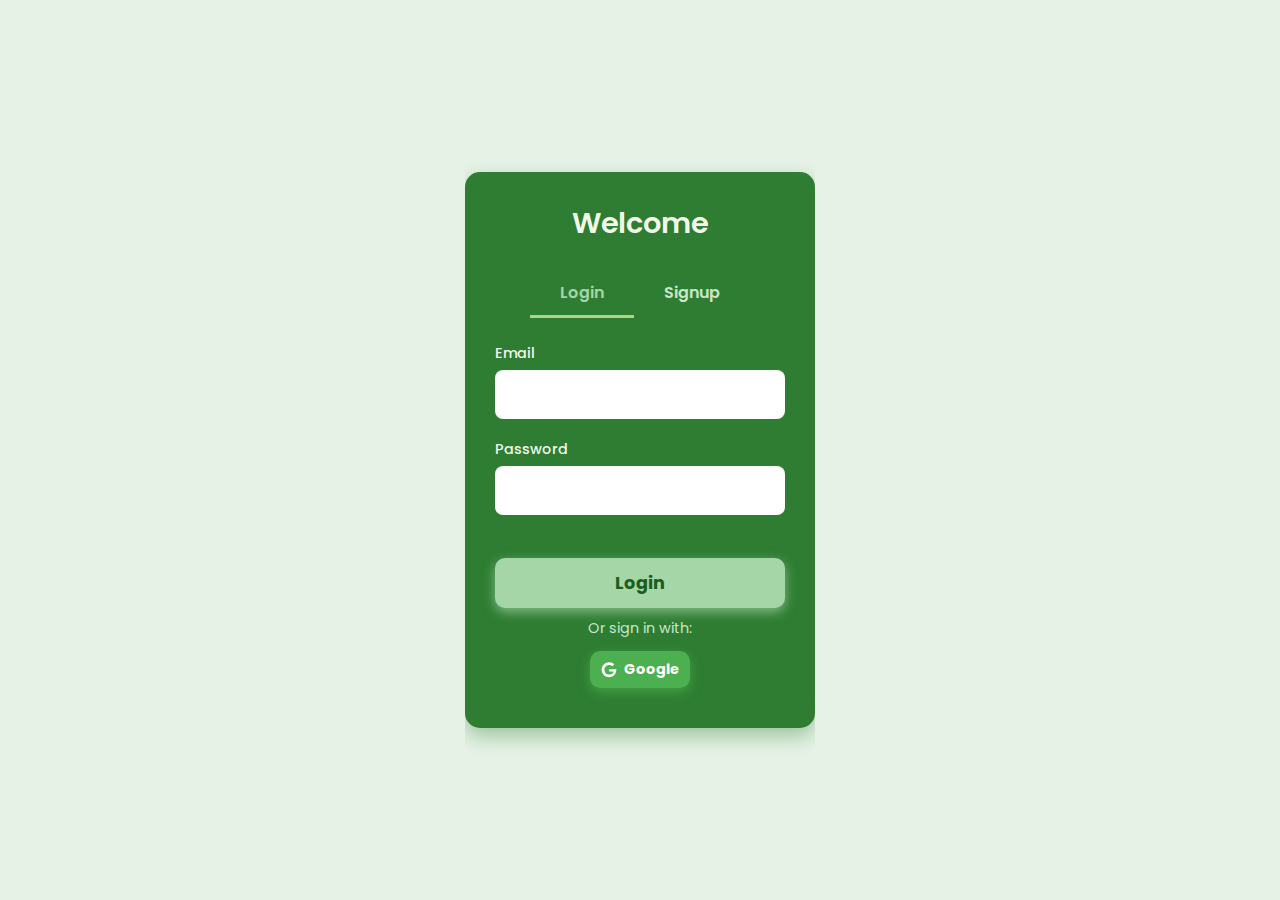
<file: a.html>
<!DOCTYPE html>
<html lang="en">
<head>
  <meta charset="UTF-8" />
  <meta name="viewport" content="width=device-width, initial-scale=1.0" />
  <title>Login & Signup</title>
<style>
  @import url('https://fonts.googleapis.com/css2?family=Poppins:wght@400;600&display=swap');

  /* Reset */
  * {
    box-sizing: border-box;
    margin: 0;
    padding: 0;
    font-family: 'Poppins', sans-serif;
  }

  body, html {
    height: 100%;
    background: #e6f2e6;
    display: flex;
    align-items: center;
    justify-content: center;
    overflow: hidden; /* no scroll */
  }

  .container {
    background: #2e7d32;
    width: 350px;
    max-height: 600px;
    padding: 30px 30px 40px;
    border-radius: 15px;
    box-shadow: 0 8px 20px rgba(46,125,50,0.4);
    color: #f1f8e9;
    display: flex;
    flex-direction: column;
    position: relative;
  }

  h2 {
    font-weight: 600;
    font-size: 1.8rem;
    margin-bottom: 25px;
    user-select: none;
    text-align: center;
  }

  .toggle-tabs {
    display: flex;
    justify-content: center;
    margin-bottom: 25px;
  }

  .toggle-tabs button {
    background: transparent;
    border: none;
    color: #c8e6c9;
    font-weight: 600;
    font-size: 1rem;
    padding: 10px 30px;
    cursor: pointer;
    border-bottom: 3px solid transparent;
    transition: border-color 0.3s ease, color 0.3s ease;
    user-select: none;
  }

  .toggle-tabs button.active {
    color: #a5d6a7;
    border-color: #aed581;
  }

  form {
    display: none;
    flex-direction: column;
    flex-grow: 1;
  }

  form.active {
    display: flex;
  }

  label {
    font-weight: 500;
    margin-bottom: 6px;
    font-size: 0.9rem;
  }

  input[type="text"],
  input[type="email"],
  input[type="password"] {
    padding: 12px 15px;
    border-radius: 8px;
    border: none;
    font-size: 1rem;
    margin-bottom: 20px;
    outline: none;
    transition: background-color 0.3s ease;
  }

  input[type="text"]:focus,
  input[type="email"]:focus,
  input[type="password"]:focus {
    background-color: #aed581;
    color: #1b5e20;
    font-weight: 600;
  }

  button.submit-btn {
    background-color: #a5d6a7;
    color: #1b5e20;
    border: none;
    padding: 12px 0;
    border-radius: 10px;
    font-weight: 700;
    font-size: 1.1rem;
    cursor: pointer;
    transition: background-color 0.3s ease;
    user-select: none;
    box-shadow: 0 4px 12px rgba(165, 214, 167, 0.7);
  }

  button.submit-btn:hover {
    background-color: #81c784;
  }

  /* Info message */
  .info-message {
    font-size: 0.9rem;
    color: #c8e6c9;
    margin-top: -15px;
    margin-bottom: 20px;
    min-height: 18px;
    user-select: none;
  }

  /* Additional login methods container */
  .additional-login {
    margin-top: 10px;
    text-align: center;
  }

  .additional-login p {
    font-size: 0.9rem;
    color: #c8e6c9;
    user-select: none;
    margin-bottom: 12px;
  }

  .social-buttons {
    display: flex;
    justify-content: center;
    gap: 15px;
  }

  .social-btn {
    background-color: #4caf50;
    border-radius: 10px;
    padding: 8px 0;
    width: 100px;
    color: white;
    font-weight: 700;
    font-size: 0.9rem;
    cursor: pointer;
    box-shadow: 0 4px 12px rgba(76,175,80,0.7);
    border: none;
    display: flex;
    align-items: center;
    justify-content: center;
    gap: 6px;
    transition: background-color 0.3s ease;
    user-select: none;
  }

  .social-btn:hover {
    background-color: #388e3c;
  }

  /* Using simple icons from SVG inline */
  .social-icon {
    height: 18px;
    width: 18px;
    fill: white;
  }

  /* Responsive adjustments */
  @media (max-height: 600px) {
    .container {
      height: 100%;
      max-height: none;
      overflow-y: auto;
      -webkit-overflow-scrolling: touch;
    }
  }

  @media (max-width: 400px) {
    .container {
      width: 95vw;
      padding: 25px 20px 35px;
    }
    h2 {
      font-size: 1.5rem;
    }
    .toggle-tabs button {
      padding: 8px 15px;
      font-size: 0.9rem;
    }
    .social-btn {
      width: 85px;
      font-size: 0.8rem;
      padding: 7px 0;
      gap: 4px;
    }
  }
</style>
</head>
<body>
  <div class="container" id="auth-container">
    <h2>Welcome</h2>
    <div class="toggle-tabs">
      <button id="login-tab" class="active" aria-selected="true">Login</button>
      <button id="signup-tab" aria-selected="false">Signup</button>
    </div>

    <!-- Login Form -->
    <form id="login-form" class="active">
      <label for="login-email">Email</label>
      <input type="email" id="login-email" name="login-email" required />
      <label for="login-password">Password</label>
      <input type="password" id="login-password" name="login-password" required />
      <div class="info-message" id="login-info"></div>
      <button type="submit" class="submit-btn">Login</button>
    </form>

    <!-- Signup Form -->
    <form id="signup-form">
      <label for="signup-name">Full Name</label>
      <input type="text" id="signup-name" name="signup-name" required />
      <label for="signup-email">Email</label>
      <input type="email" id="signup-email" name="signup-email" required />
      <label for="signup-password">Password</label>
      <input type="password" id="signup-password" name="signup-password" required />
      <div class="info-message" id="signup-info"></div>
      <button type="submit" class="submit-btn">Create Account</button>
    </form>

    <div class="additional-login">
      <p>Or sign in with:</p>
      <div class="social-buttons">
        <button class="social-btn">
          <!-- Replace with icon if desired -->
          <svg class="social-icon" xmlns="http://www.w3.org/2000/svg" viewBox="0 0 24 24">
            <path d="M21.35 11.1h-9.17v2.92h5.78c-.25 1.37-1.45 4.02-5.78 4.02-3.48 0-6.32-2.86-6.32-6.38s2.84-6.38 6.32-6.38c1.99 0 3.32.86 4.08 1.6l2.8-2.7C17.6 2.63 15.14 1.5 12.18 1.5 6.7 1.5 2.2 6 2.2 11.5s4.5 10 9.98 10c5.75 0 9.54-4.03 9.54-9.74 0-.76-.07-1.34-.18-1.66z"/>
          </svg>
          Google
        </button>
      </div>
    </div>
  </div>

  <script>
    (function(){
      const loginTab = document.getElementById('login-tab');
      const signupTab = document.getElementById('signup-tab');
      const loginForm = document.getElementById('login-form');
      const signupForm = document.getElementById('signup-form');
      const loginInfo = document.getElementById('login-info');
      const signupInfo = document.getElementById('signup-info');

      function activateLogin() {
        loginTab.classList.add('active');
        loginTab.setAttribute('aria-selected', 'true');
        loginTab.tabIndex = 0;
        signupTab.classList.remove('active');
        signupTab.setAttribute('aria-selected', 'false');
        signupTab.tabIndex = -1;
        loginForm.classList.add('active');
        signupForm.classList.remove('active');
      }

      function activateSignup() {
        signupTab.classList.add('active');
        signupTab.setAttribute('aria-selected', 'true');
        signupTab.tabIndex = 0;
        loginTab.classList.remove('active');
        loginTab.setAttribute('aria-selected', 'false');
        loginTab.tabIndex = -1;
        signupForm.classList.add('active');
        loginForm.classList.remove('active');
      }

      function clearMessages() {
        loginInfo.textContent = '';
        signupInfo.textContent = '';
      }

      function validateEmail(email) {
        const re = /\S+@\S+\.\S+/;
        return re.test(email);
      }

      loginTab.addEventListener('click', () => {
        activateLogin();
        clearMessages();
      });

      signupTab.addEventListener('click', () => {
        activateSignup();
        clearMessages();
      });

      // Signup form submit
      signupForm.addEventListener('submit', function(e) {
        e.preventDefault();
        clearMessages();

        const name = document.getElementById('signup-name').value.trim();
        const email = document.getElementById('signup-email').value.trim().toLowerCase();
        const password = document.getElementById('signup-password').value;

        if (!name || !email || !password) {
          signupInfo.textContent = 'Please fill in all fields.';
          return;
        }

        if (!validateEmail(email)) {
          signupInfo.textContent = 'Please enter a valid email address.';
          return;
        }

        // Check if user exists
        if (localStorage.getItem('user_' + email)) {
          signupInfo.textContent = 'An account with this email already exists.';
          return;
        }

        // Save user
        const userData = {
          name,
          email,
          password // NOTE: In production, NEVER store passwords in plain text!
        };
        localStorage.setItem('user_' + email, JSON.stringify(userData));
        signupInfo.style.color = '#a5d6a7';
        signupInfo.textContent = 'Account created successfully! You can now log in.';

        // Clear signup inputs
        signupForm.reset();

        // Automatically switch to login tab after short delay
        setTimeout(() => {
          activateLogin();
          clearMessages();
        }, 1500);
      });

      // Login form submit
      loginForm.addEventListener('submit', function(e) {
        e.preventDefault();
        clearMessages();

        const email = document.getElementById('login-email').value.trim().toLowerCase();
        const password = document.getElementById('login-password').value;

        if (!email || !password) {
          loginInfo.textContent = 'Please fill in all fields.';
          return;
        }

        if (!validateEmail(email)) {
          loginInfo.textContent = 'Please enter a valid email address.';
          return;
        }

        const storedUserJSON = localStorage.getItem('user_' + email);
        if (!storedUserJSON) {
          loginInfo.textContent = 'No account found with this email.';
          return;
        }

        const storedUser = JSON.parse(storedUserJSON);

        if (storedUser.password !== password) {
          loginInfo.textContent = 'Incorrect password.';
          return;
        }

        // Success: redirect or show message
        loginInfo.style.color = '#a5d6a7';
        loginInfo.textContent = 'Login successful! Redirecting...';

        // Set logged-in user in localStorage for header display
        localStorage.setItem('user', JSON.stringify({ email }));

        // Simulate redirect after 1 second
        setTimeout(() => {
          window.location.href = 'index.html'; // Change as needed
        }, 1000);
      });

    })();
  </script>
</body>
</html>
</file>
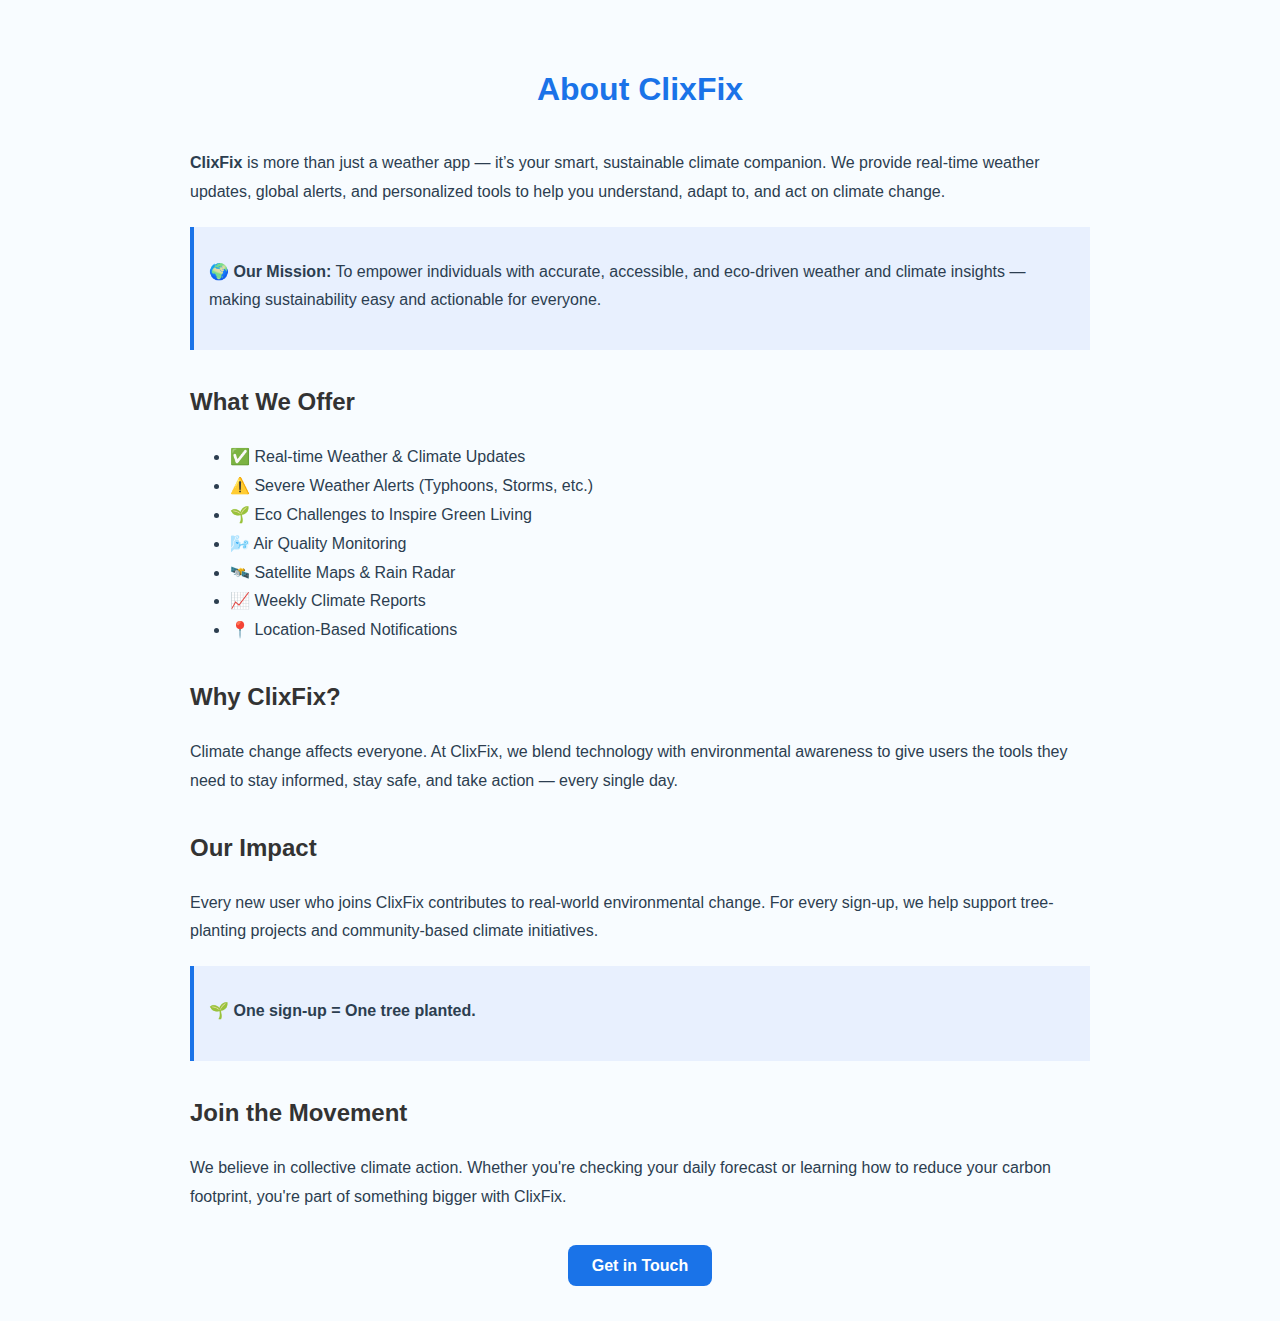
<file: about us.html>
<!DOCTYPE html>
<html lang="en">
<head>
  <meta charset="UTF-8" />
  <meta name="viewport" content="width=device-width, initial-scale=1.0"/>
  <title>About Us | ClixFix</title>
  <style>
    body {
      font-family: 'Segoe UI', Tahoma, Geneva, Verdana, sans-serif;
      line-height: 1.8;
      background: #f8fcff;
      color: #2c3e50;
      padding: 40px;
      max-width: 900px;
      margin: auto;
    }

    h1 {
      color: #1a73e8;
      text-align: center;
      margin-bottom: 30px;
    }

    h2 {
      color: #333;
      margin-top: 30px;
    }

    p {
      margin-bottom: 20px;
    }

    .highlight {
      background-color: #e8f0fe;
      padding: 15px;
      border-left: 4px solid #1a73e8;
      margin: 20px 0;
    }

    .cta {
      text-align: center;
      margin-top: 40px;
    }

    .cta a {
      background: #1a73e8;
      color: white;
      padding: 12px 24px;
      text-decoration: none;
      border-radius: 8px;
      font-weight: bold;
    }

    .cta a:hover {
      background: #155cc0;
    }
  </style>
</head>
<body>
  <h1>About ClixFix</h1>

  <p><strong>ClixFix</strong> is more than just a weather app — it’s your smart, sustainable climate companion. We provide real-time weather updates, global alerts, and personalized tools to help you understand, adapt to, and act on climate change.</p>

  <div class="highlight">
    <p>🌍 <strong>Our Mission:</strong> To empower individuals with accurate, accessible, and eco-driven weather and climate insights — making sustainability easy and actionable for everyone.</p>
  </div>

  <h2>What We Offer</h2>
  <ul>
    <li>✅ Real-time Weather & Climate Updates</li>
    <li>⚠️ Severe Weather Alerts (Typhoons, Storms, etc.)</li>
    <li>🌱 Eco Challenges to Inspire Green Living</li>
    <li>🌬️ Air Quality Monitoring</li>
    <li>🛰️ Satellite Maps & Rain Radar</li>
    <li>📈 Weekly Climate Reports</li>
    <li>📍 Location-Based Notifications</li>
  </ul>

  <h2>Why ClixFix?</h2>
  <p>Climate change affects everyone. At ClixFix, we blend technology with environmental awareness to give users the tools they need to stay informed, stay safe, and take action — every single day.</p>

  <h2>Our Impact</h2>
  <p>Every new user who joins ClixFix contributes to real-world environmental change. For every sign-up, we help support tree-planting projects and community-based climate initiatives.</p>

  <div class="highlight">
    <p>🌱 <strong>One sign-up = One tree planted.</strong></p>
  </div>

  <h2>Join the Movement</h2>
  <p>We believe in collective climate action. Whether you're checking your daily forecast or learning how to reduce your carbon footprint, you're part of something bigger with ClixFix.</p>

  <div class="cta">
    <a href="contact.html">Get in Touch</a>
  </div>
</body>
</html>
</file>
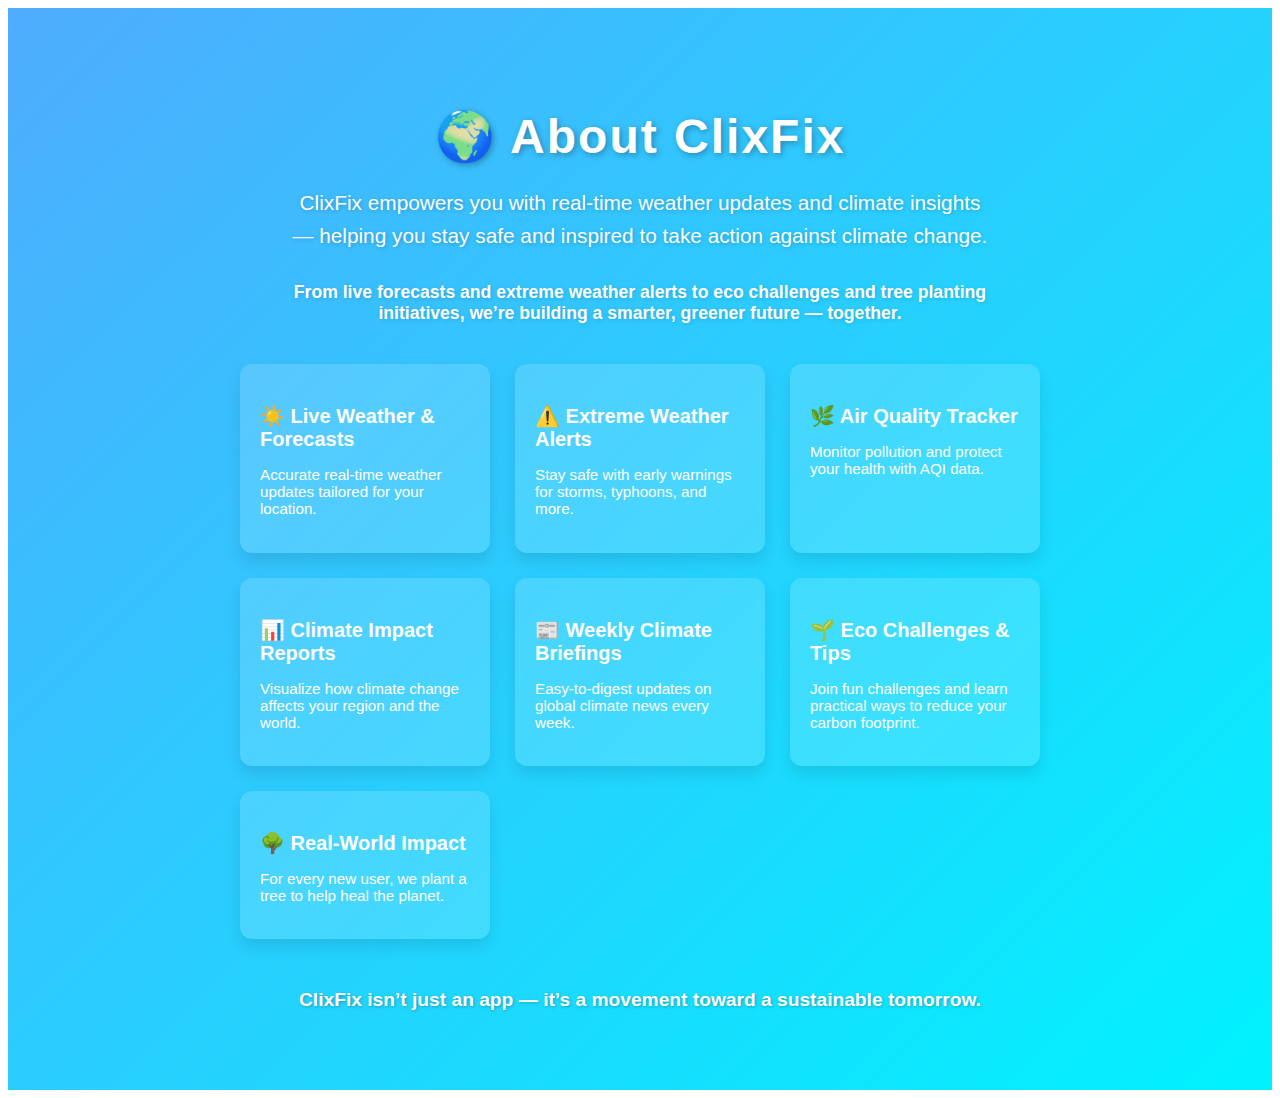
<file: about.html>
<!DOCTYPE html>
<html lang="en">
<head>
    <meta charset="UTF-8">
    <meta name="viewport" content="width=device-width, initial-scale=1.0">
    <title>Document</title>
</head>
<body>
    <section id="about" style="background: linear-gradient(135deg, #4facfe 0%, #00f2fe 100%); padding: 60px 20px; color: #fff; font-family: 'Segoe UI', Tahoma, Geneva, Verdana, sans-serif;">
  <div style="max-width: 900px; margin: 0 auto; text-align: center;">
    <h2 style="font-size: 3rem; margin-bottom: 20px; font-weight: 900; letter-spacing: 2px; text-shadow: 2px 2px 6px rgba(0,0,0,0.3);">
      🌍 About ClixFix
    </h2>
    <p style="font-size: 1.3rem; line-height: 1.6; margin-bottom: 30px; max-width: 700px; margin-left: auto; margin-right: auto; text-shadow: 1px 1px 4px rgba(0,0,0,0.2);">
      ClixFix empowers you with real-time weather updates and climate insights — helping you stay safe and inspired to take action against climate change.
    </p>
    <p style="font-size: 1.1rem; font-weight: 600; margin-bottom: 40px; max-width: 700px; margin-left: auto; margin-right: auto; text-shadow: 1px 1px 4px rgba(0,0,0,0.15);">
      From live forecasts and extreme weather alerts to eco challenges and tree planting initiatives, we’re building a smarter, greener future — together.
    </p>

    <div style="display: grid; grid-template-columns: repeat(auto-fit, minmax(240px, 1fr)); gap: 25px; max-width: 800px; margin: 0 auto; text-align: left;">
      
      <div style="background: rgba(255,255,255,0.15); border-radius: 12px; padding: 20px; box-shadow: 0 8px 15px rgba(0,0,0,0.1); transition: transform 0.3s ease, background 0.3s ease; cursor: default;">
        <h3 style="font-size: 1.25rem; margin-bottom: 8px;">☀️ Live Weather & Forecasts</h3>
        <p style="font-size: 0.95rem;">Accurate real-time weather updates tailored for your location.</p>
      </div>
      
      <div style="background: rgba(255,255,255,0.15); border-radius: 12px; padding: 20px; box-shadow: 0 8px 15px rgba(0,0,0,0.1); transition: transform 0.3s ease, background 0.3s ease; cursor: default;">
        <h3 style="font-size: 1.25rem; margin-bottom: 8px;">⚠️ Extreme Weather Alerts</h3>
        <p style="font-size: 0.95rem;">Stay safe with early warnings for storms, typhoons, and more.</p>
      </div>
      
      <div style="background: rgba(255,255,255,0.15); border-radius: 12px; padding: 20px; box-shadow: 0 8px 15px rgba(0,0,0,0.1); transition: transform 0.3s ease, background 0.3s ease; cursor: default;">
        <h3 style="font-size: 1.25rem; margin-bottom: 8px;">🌿 Air Quality Tracker</h3>
        <p style="font-size: 0.95rem;">Monitor pollution and protect your health with AQI data.</p>
      </div>
      
      <div style="background: rgba(255,255,255,0.15); border-radius: 12px; padding: 20px; box-shadow: 0 8px 15px rgba(0,0,0,0.1); transition: transform 0.3s ease, background 0.3s ease; cursor: default;">
        <h3 style="font-size: 1.25rem; margin-bottom: 8px;">📊 Climate Impact Reports</h3>
        <p style="font-size: 0.95rem;">Visualize how climate change affects your region and the world.</p>
      </div>
      
      <div style="background: rgba(255,255,255,0.15); border-radius: 12px; padding: 20px; box-shadow: 0 8px 15px rgba(0,0,0,0.1); transition: transform 0.3s ease, background 0.3s ease; cursor: default;">
        <h3 style="font-size: 1.25rem; margin-bottom: 8px;">📰 Weekly Climate Briefings</h3>
        <p style="font-size: 0.95rem;">Easy-to-digest updates on global climate news every week.</p>
      </div>
      
      <div style="background: rgba(255,255,255,0.15); border-radius: 12px; padding: 20px; box-shadow: 0 8px 15px rgba(0,0,0,0.1); transition: transform 0.3s ease, background 0.3s ease; cursor: default;">
        <h3 style="font-size: 1.25rem; margin-bottom: 8px;">🌱 Eco Challenges & Tips</h3>
        <p style="font-size: 0.95rem;">Join fun challenges and learn practical ways to reduce your carbon footprint.</p>
      </div>
      
      <div style="background: rgba(255,255,255,0.15); border-radius: 12px; padding: 20px; box-shadow: 0 8px 15px rgba(0,0,0,0.1); transition: transform 0.3s ease, background 0.3s ease; cursor: default;">
        <h3 style="font-size: 1.25rem; margin-bottom: 8px;">🌳 Real-World Impact</h3>
        <p style="font-size: 0.95rem;">For every new user, we plant a tree to help heal the planet.</p>
      </div>
    </div>

    <p style="margin-top: 50px; font-size: 1.2rem; font-weight: 600; text-shadow: 1px 1px 3px rgba(0,0,0,0.25);">
      ClixFix isn’t just an app — it’s a movement toward a sustainable tomorrow.
    </p>
  </div>

  <style>
    #about div > div:hover {
      background: rgba(255, 255, 255, 0.3);
      transform: translateY(-8px);
      box-shadow: 0 15px 25px rgba(0, 0, 0, 0.25);
    }
  </style>
</section>

</body>
</html>
</file>
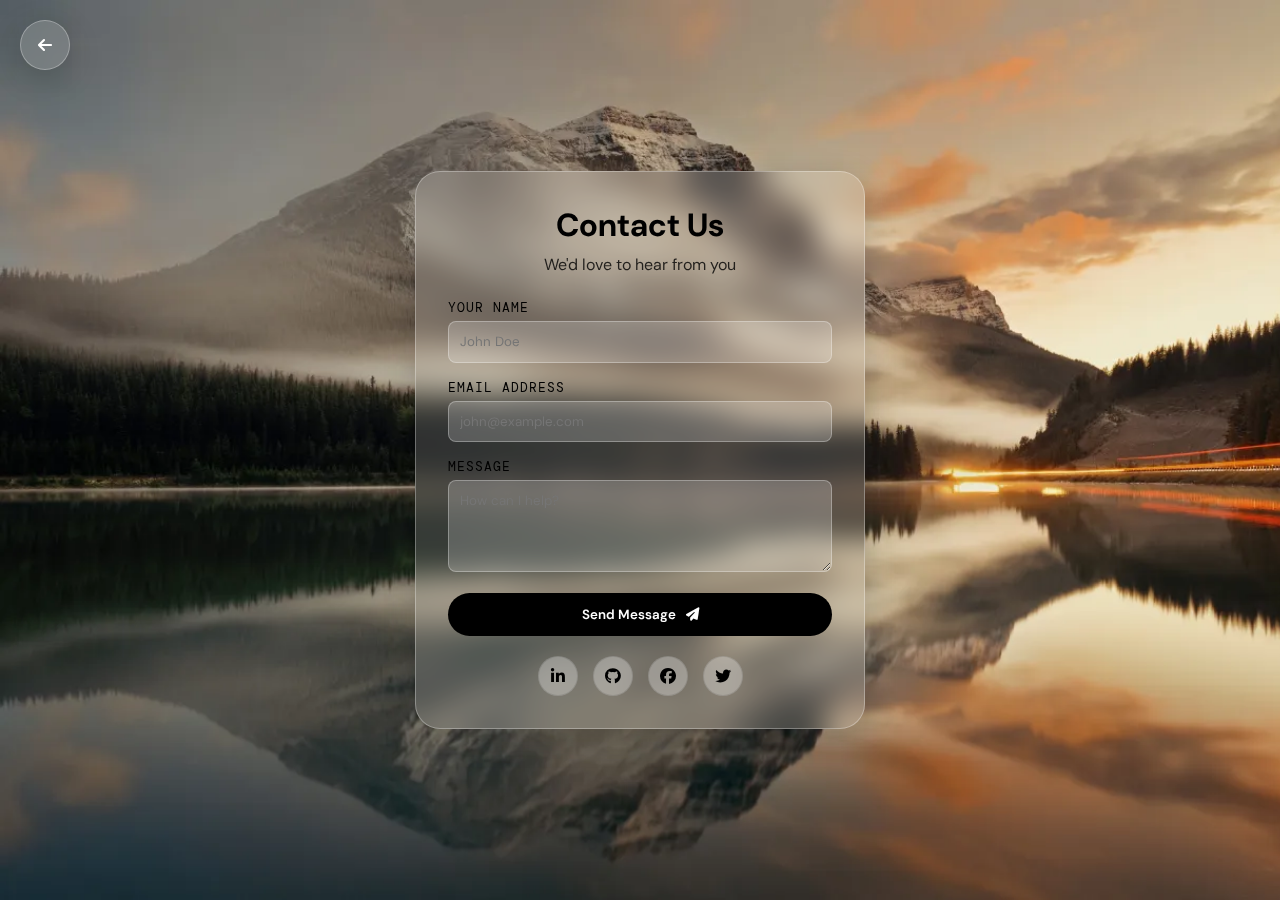
<file: contact.html>
<!DOCTYPE html>
<html lang="en">
<head>
  <meta charset="UTF-8" />
  <meta name="viewport" content="width=device-width, initial-scale=1.0"/>
  <title>Contact Us</title>
  <link rel="icon" type="image/x-icon" href="favicon.ico">
  <link rel="icon" type="image/png" href="images.png">
  <link rel="preconnect" href="https://fonts.googleapis.com">
  <link rel="preconnect" href="https://fonts.gstatic.com" crossorigin>
  <link href="https://fonts.googleapis.com/css2?family=DM+Sans:wght@400;500;700&family=DM+Mono:wght@400;500&display=swap" rel="stylesheet">
  <link rel="stylesheet" href="https://cdnjs.cloudflare.com/ajax/libs/font-awesome/6.4.0/css/all.min.css">
  <style>
    * {
      box-sizing: border-box;
      font-family: 'DM Sans', sans-serif;
    }

    body {
      margin: 0;
      padding: 20px;
      background-image: url('Soothing-nature-backgrounds-2.jpg');
      background-size: cover;
      background-repeat: no-repeat;
      background-attachment: fixed;
      min-height: 100vh;
      display: flex;
      justify-content: center;
      align-items: center;
    }

    .arrow-icon {
      position: absolute;
      top: 20px;
      left: 20px;
      z-index: 1000;
      display: flex;
      justify-content: center;
      align-items: center;
      background-color: rgba(255, 255, 255, 0.15);
      backdrop-filter: blur(15px);
      box-shadow: 0 8px 32px rgba(0, 0, 0, 0.2);
      border: 1px solid rgba(255, 255, 255, 0.3);
      border-radius: 100px;
      width: 50px;
      height: 50px;
    }

    .arrow-icon a{
      color: white;
      display: flex;
      justify-content: center;
      align-items: center;
      width: 100%;
      height: 100%;
      text-decoration: none;
    }

    .container {
      width: 100%;
      max-width: 450px;
      height: auto;
      padding: 2rem;
      background-color: rgba(255, 255, 255, 0.15);
      backdrop-filter: blur(15px);
      -webkit-backdrop-filter: blur(15px);
      border: 1px solid rgba(255, 255, 255, 0.3);
      border-radius: 25px;
      box-shadow: 0 8px 32px rgba(0, 0, 0, 0.2);
    }

    h1, h2 {
      text-align: center;
      margin: 0 0 0.5rem 0;
      color: #000;
    }

    h2 {
      font-size: 1rem;
      font-weight: 400;
      margin-bottom: 1.5rem;
      opacity: 0.8;
    }

    .form-group {
      margin-bottom: 1rem;
    }

    .mono {
      font-family: 'DM Mono', monospace;
      font-size: 0.8rem;
      display: block;
      margin-bottom: 5px;
      text-transform: uppercase;
      letter-spacing: 1px;
    }

    .form input, .form textarea {
      width: 100%;
      padding: 0.7rem;
      border: 1px solid rgba(255, 255, 255, 0.3);
      background-color: rgba(255, 255, 255, 0.2);
      border-radius: 8px;
      color: #000;
      outline: none;
    }

    .form button {
      color: white;
      padding: 0.8rem;
      border-radius: 50px;
      cursor: pointer;
      width: 100%;
      background-color: #000;
      border: none;
      display: flex;
      justify-content: center;
      align-items: center;
      gap: 10px;
      font-weight: 600;
      transition: transform 0.2s;
      margin-top: 10px;
    }

    .form button:hover {
      transform: scale(1.02);
      background-color: #222;
    }

    .form button:disabled {
      background-color: #666;
      cursor: not-allowed;
    }

    .form-success {
      display: none;
      text-align: center;
      color: #006400;
      background: rgba(144, 238, 144, 0.3);
      padding: 10px;
      border-radius: 8px;
      margin-top: 15px;
      font-size: 0.9rem;
    }

    .form-success.visible {
      display: block;
    }

    /* Social Icons */
    .icon { 
      display: flex;
      gap: 15px; 
      justify-content: center;
      margin-top: 20px;
    }

    .icon a {
      width: 40px;
      height: 40px;
      border-radius: 50%;
      border: 1px solid rgba(0, 0, 0, 0.1);
      display: flex;
      align-items: center;
      justify-content: center;
      color: #000;
      text-decoration: none;
      transition: all 0.3s ease;
      background-color: rgba(255, 255, 255, 0.3);
    }

    .icon a:hover {
      color: #fff;
      background-color: #000;
      transform: translateY(-3px);
    }
  </style>
</head>
<body>

  <div class="arrow-icon">
    <a href="https://clifix.github.io/clifix1/"><i class="fa-solid fa-arrow-left"></i></a>
  </div>

<div class="container">
  <h1>Contact Us</h1>
  <h2>We'd love to hear from you</h2>
  
  <div class="form">
    <form id="contact-form">
      <div class="form-group">
        <label for="name" class="mono">Your Name</label>
        <input type="text" id="name" placeholder="John Doe" required>
      </div>

      <div class="form-group">
        <label for="email" class="mono">Email Address</label>
        <input type="email" id="email" placeholder="john@example.com" required>
      </div>

      <div class="form-group">
        <label for="message" class="mono">Message</label>
        <textarea id="message" rows="4" placeholder="How can I help?" required></textarea>
      </div>

      <button type="submit">
        <span>Send Message</span>
        <i class="fa-solid fa-paper-plane"></i>
      </button>

      <div class="form-success" id="form-success">
        <i class="fa-solid fa-circle-check"></i> Message sent successfully!
      </div>

      <div class="icon">
        <a href="https://www.linkedin.com/in/liam-orfano-542444403/" target="_blank"><i class="fa-brands fa-linkedin-in"></i></a>
        <a href="https://github.com/Batch2022-2026" target="_blank"><i class="fa-brands fa-github"></i></a>
        <a href="https://www.facebook.com/liam.orfano.2025" target="_blank"><i class="fa-brands fa-facebook"></i></a>
        <a href="https://x.com/LiamOrfano" target="_blank"><i class="fa-brands fa-twitter"></i></a>
      </div>
    </form>
  </div>
</div>

<script>
/* -----CONTACT FORM----- */
const form = document.getElementById('contact-form');
const formSuccess = document.getElementById('form-success');

// Your Bot Details
const botToken = "8713802557:AAHPoJRwi4rLWJ_I5i8XjoCLjrhQgFoZjb8"; 
const chatId = "8209417976";

form.addEventListener('submit', async (e) => {
    e.preventDefault();
    
    const btn = form.querySelector('button[type="submit"]');
    const originalHTML = btn.innerHTML;
    
    // Change button state
    btn.innerHTML = '<span>Sending...</span><i class="fa-solid fa-spinner fa-spin"></i>';
    btn.disabled = true;

    // Get input values
    const name = document.getElementById('name').value;
    const email = document.getElementById('email').value;
    const message = document.getElementById('message').value;

    // Format the message for Telegram 
    // (Removed 'subject' since it's not in your HTML)
    const text = `🚀 *New Work Request!*%0A%0A` +
                 `*Name:* ${encodeURIComponent(name)}%0A` +
                 `*Email:* ${encodeURIComponent(email)}%0A%0A` +
                 `*Message:* ${encodeURIComponent(message)}`;

    const url = `https://api.telegram.org/bot${botToken}/sendMessage?chat_id=${chatId}&text=${text}&parse_mode=Markdown`;

    try {
        const response = await fetch(url);
        
        if (response.ok) {
            // Reset form and show success UI
            form.reset();
            formSuccess.classList.add('visible');
            
            // Revert button after a small delay
            setTimeout(() => {
                btn.innerHTML = originalHTML;
                btn.disabled = false;
            }, 1000);

            // Hide success message after 5 seconds
            setTimeout(() => formSuccess.classList.remove('visible'), 5000);
        } else {
            const errorData = await response.json();
            console.error("Telegram API Error:", errorData);
            throw new Error('Telegram API Error');
        }
    } catch (error) {
        console.error("Error sending to Telegram:", error);
        alert("Oops! There was an issue sending your message. Please try again.");
        btn.innerHTML = originalHTML;
        btn.disabled = false;
    }
});
</script>
</body>
</html>
</file>
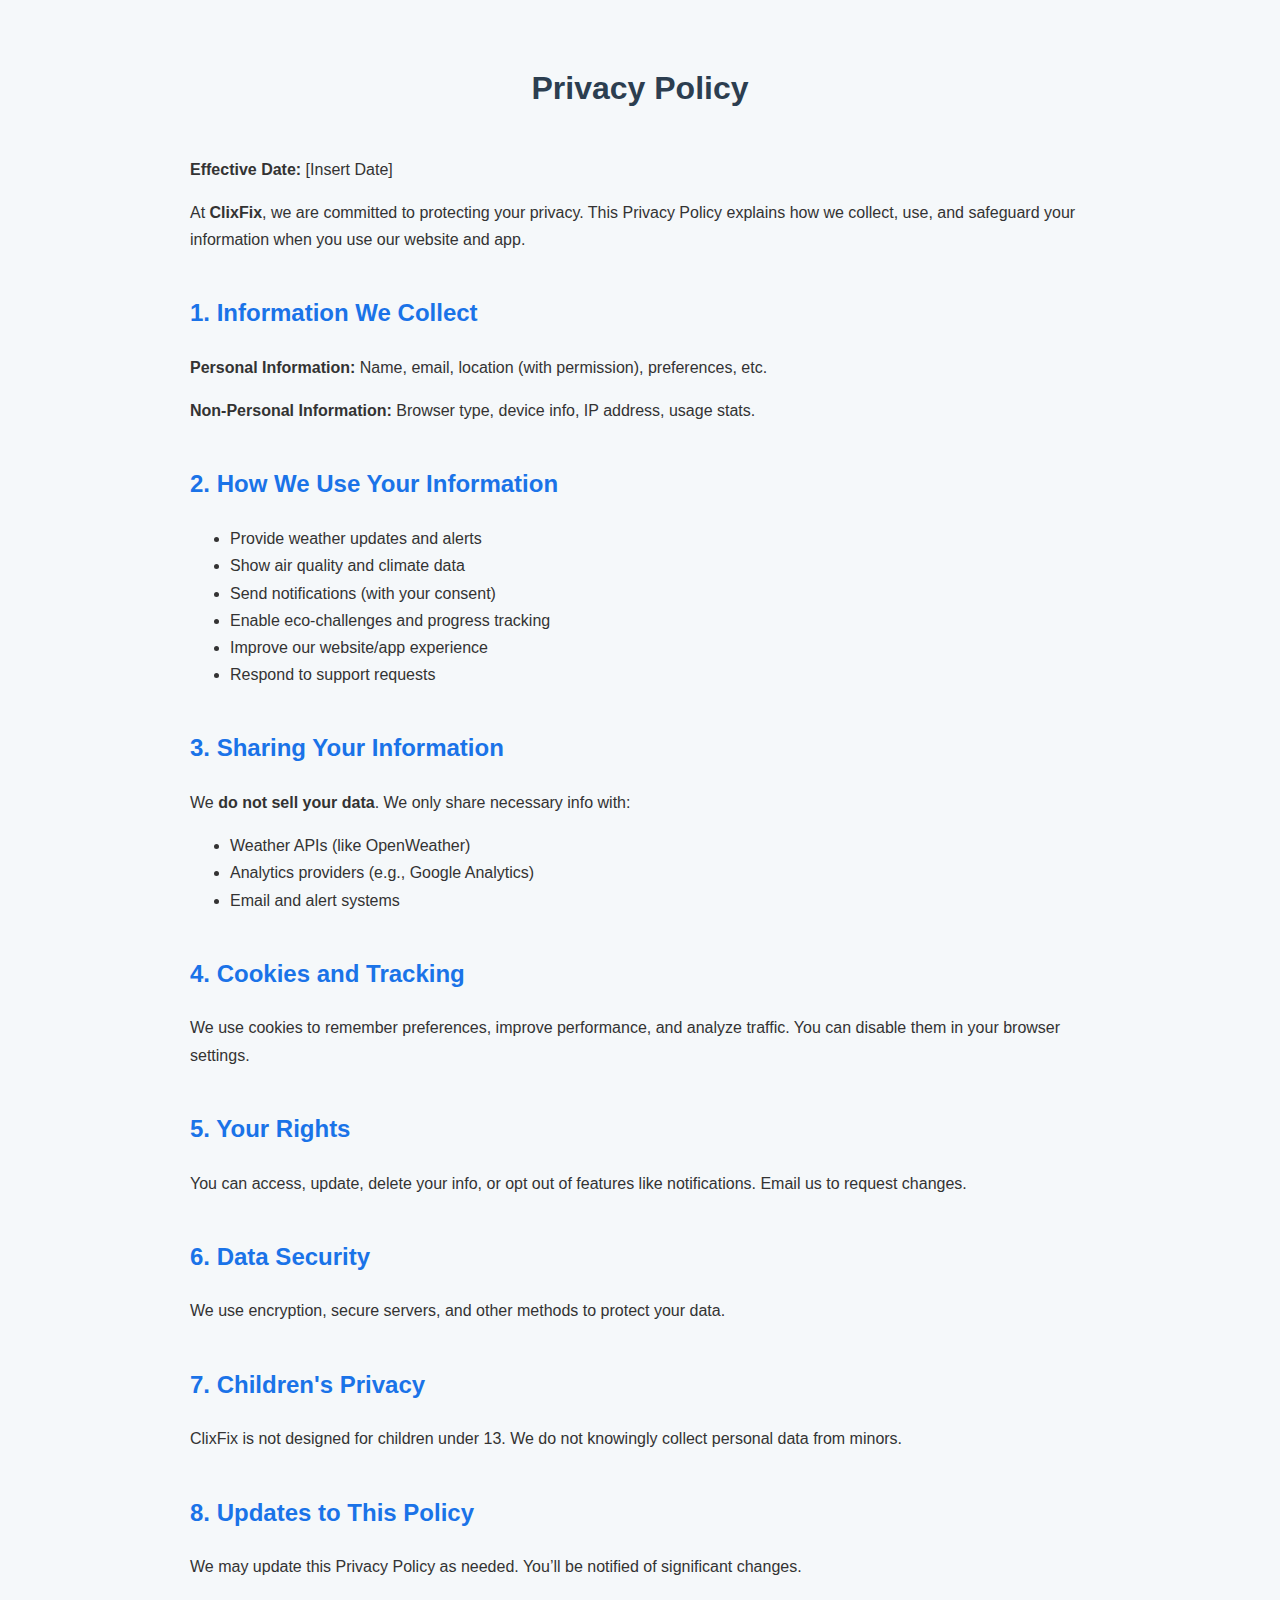
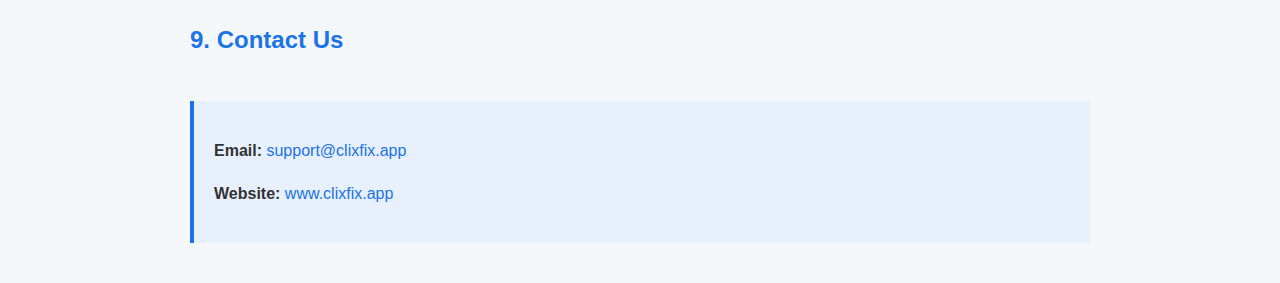
<file: privacy policy.html>
<!DOCTYPE html>
<html lang="en">
<head>
  <meta charset="UTF-8" />
  <meta name="viewport" content="width=device-width, initial-scale=1.0"/>
  <title>Privacy Policy | ClixFix</title>
  <style>
    body {
      font-family: 'Segoe UI', Tahoma, Geneva, Verdana, sans-serif;
      line-height: 1.7;
      background: #f5f8fa;
      color: #333;
      padding: 40px;
      max-width: 900px;
      margin: auto;
    }

    h1 {
      color: #2c3e50;
      text-align: center;
      margin-bottom: 40px;
    }

    h2 {
      color: #1a73e8;
      margin-top: 40px;
    }

    p {
      margin-bottom: 15px;
    }

    a {
      color: #1a73e8;
      text-decoration: none;
    }

    a:hover {
      text-decoration: underline;
    }

    .contact {
      background: #e8f0fe;
      padding: 20px;
      border-left: 4px solid #1a73e8;
      margin-top: 40px;
    }
  </style>
</head>
<body>
  <h1>Privacy Policy</h1>

  <p><strong>Effective Date:</strong> [Insert Date]</p>

  <p>At <strong>ClixFix</strong>, we are committed to protecting your privacy. This Privacy Policy explains how we collect, use, and safeguard your information when you use our website and app.</p>

  <h2>1. Information We Collect</h2>
  <p><strong>Personal Information:</strong> Name, email, location (with permission), preferences, etc.</p>
  <p><strong>Non-Personal Information:</strong> Browser type, device info, IP address, usage stats.</p>

  <h2>2. How We Use Your Information</h2>
  <ul>
    <li>Provide weather updates and alerts</li>
    <li>Show air quality and climate data</li>
    <li>Send notifications (with your consent)</li>
    <li>Enable eco-challenges and progress tracking</li>
    <li>Improve our website/app experience</li>
    <li>Respond to support requests</li>
  </ul>

  <h2>3. Sharing Your Information</h2>
  <p>We <strong>do not sell your data</strong>. We only share necessary info with:</p>
  <ul>
    <li>Weather APIs (like OpenWeather)</li>
    <li>Analytics providers (e.g., Google Analytics)</li>
    <li>Email and alert systems</li>
  </ul>

  <h2>4. Cookies and Tracking</h2>
  <p>We use cookies to remember preferences, improve performance, and analyze traffic. You can disable them in your browser settings.</p>

  <h2>5. Your Rights</h2>
  <p>You can access, update, delete your info, or opt out of features like notifications. Email us to request changes.</p>

  <h2>6. Data Security</h2>
  <p>We use encryption, secure servers, and other methods to protect your data.</p>

  <h2>7. Children's Privacy</h2>
  <p>ClixFix is not designed for children under 13. We do not knowingly collect personal data from minors.</p>

  <h2>8. Updates to This Policy</h2>
  <p>We may update this Privacy Policy as needed. You’ll be notified of significant changes.</p>

  <h2>9. Contact Us</h2>
  <div class="contact">
    <p><strong>Email:</strong> <a href="mailto:support@clixfix.app">support@clixfix.app</a></p>
    <p><strong>Website:</strong> <a href="https://www.clixfix.app">www.clixfix.app</a></p>
  </div>
</body>
</html>
</file>
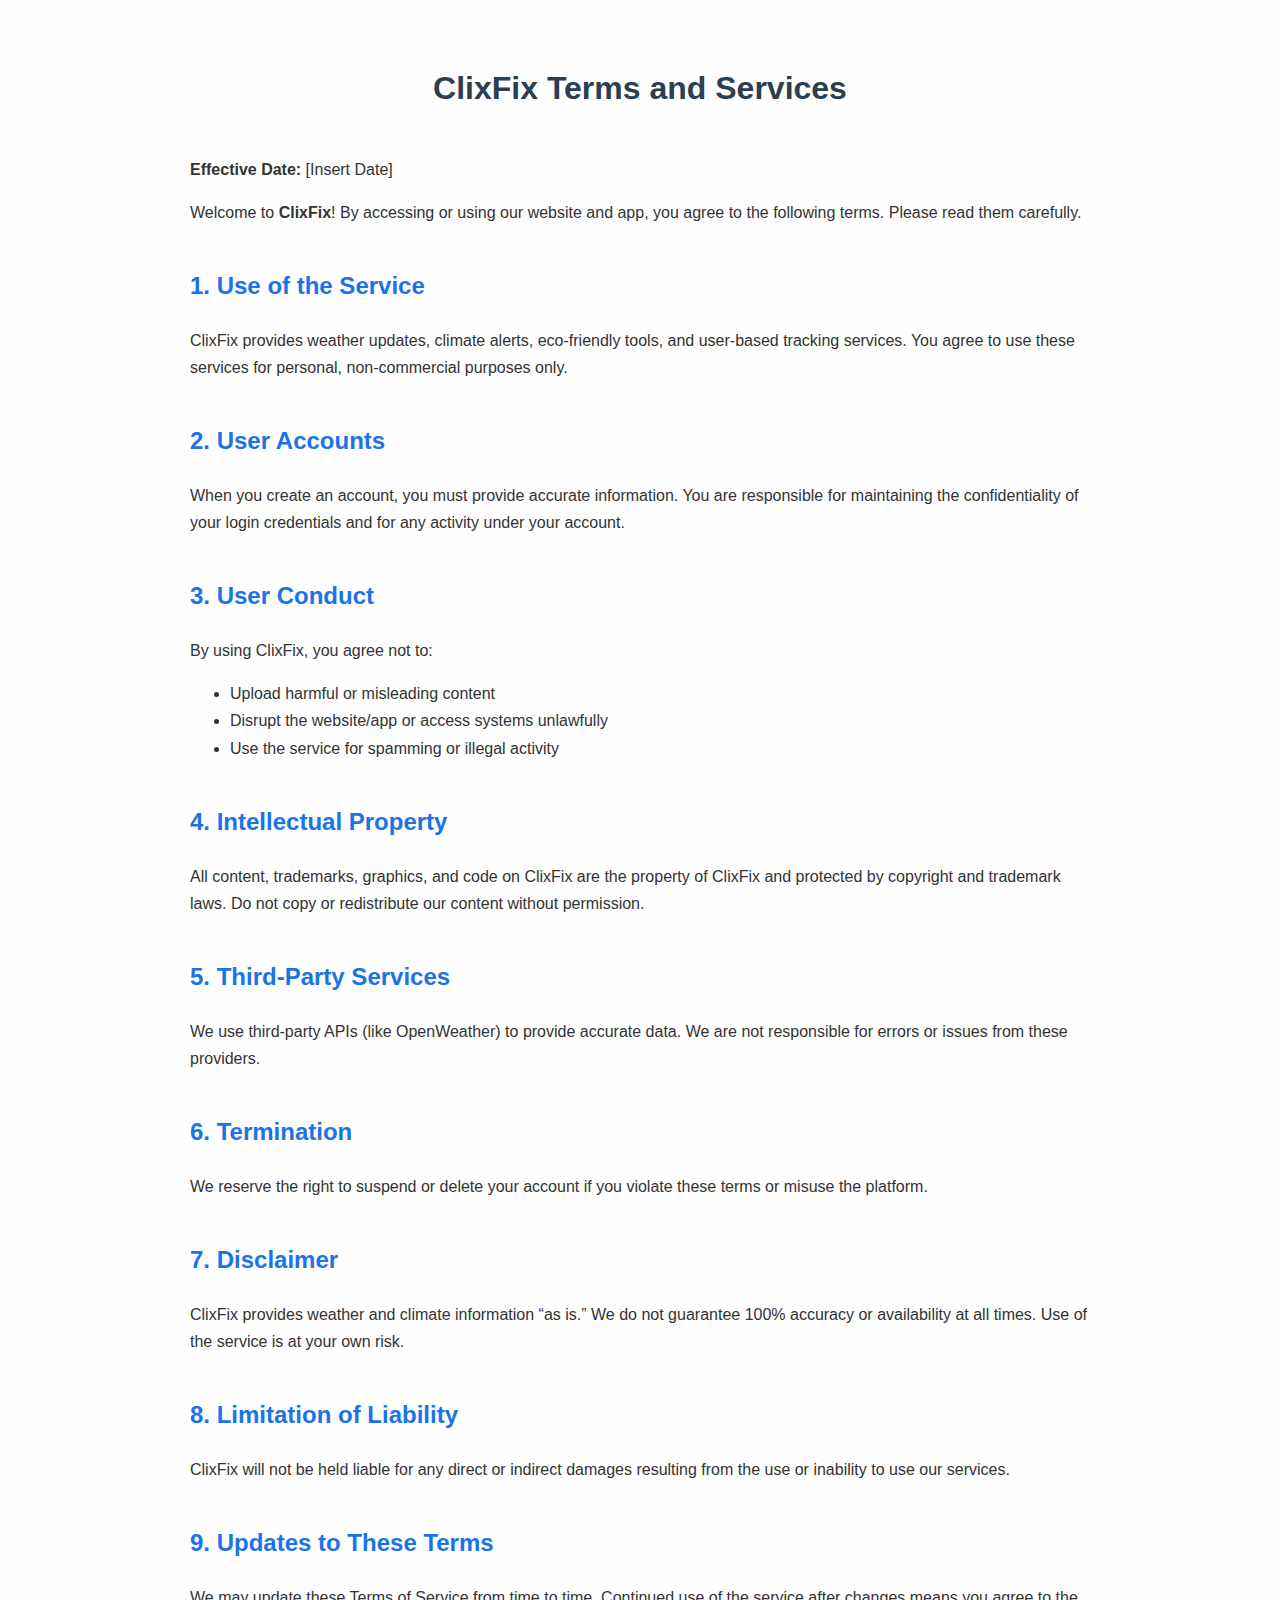
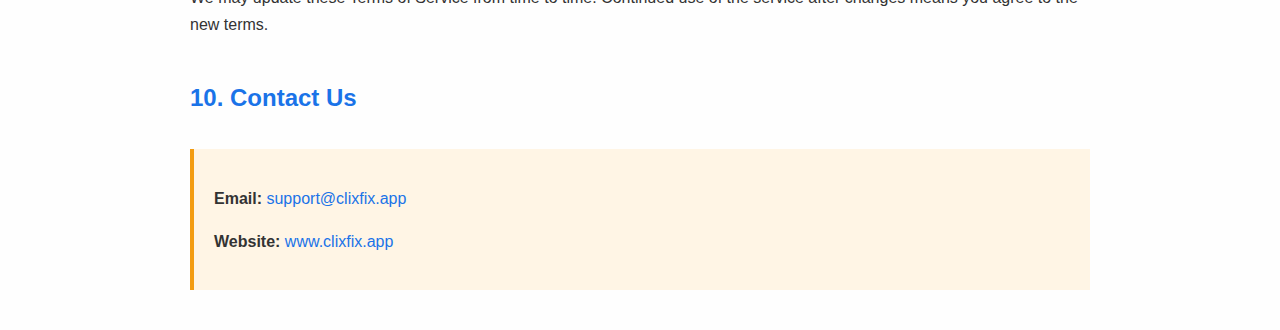
<file: terms and service.html>
<!DOCTYPE html>
<html lang="en">
<head>
  <meta charset="UTF-8" />
  <meta name="viewport" content="width=device-width, initial-scale=1.0"/>
  <title>Terms and Services | ClixFix</title>
  <style>
    body {
      font-family: 'Segoe UI', Tahoma, Geneva, Verdana, sans-serif;
      line-height: 1.7;
      background: #fefefe;
      color: #333;
      padding: 40px;
      max-width: 900px;
      margin: auto;
    }

    h1 {
      color: #2c3e50;
      text-align: center;
      margin-bottom: 40px;
    }

    h2 {
      color: #1a73e8;
      margin-top: 40px;
    }

    p {
      margin-bottom: 15px;
    }

    a {
      color: #1a73e8;
      text-decoration: none;
    }

    a:hover {
      text-decoration: underline;
    }

    .notice {
      background: #fff5e5;
      padding: 20px;
      border-left: 4px solid #f39c12;
      margin-top: 30px;
    }
  </style>
</head>
<body>
  <h1>ClixFix Terms and Services</h1>

  <p><strong>Effective Date:</strong> [Insert Date]</p>

  <p>Welcome to <strong>ClixFix</strong>! By accessing or using our website and app, you agree to the following terms. Please read them carefully.</p>

  <h2>1. Use of the Service</h2>
  <p>ClixFix provides weather updates, climate alerts, eco-friendly tools, and user-based tracking services. You agree to use these services for personal, non-commercial purposes only.</p>

  <h2>2. User Accounts</h2>
  <p>When you create an account, you must provide accurate information. You are responsible for maintaining the confidentiality of your login credentials and for any activity under your account.</p>

  <h2>3. User Conduct</h2>
  <p>By using ClixFix, you agree not to:</p>
  <ul>
    <li>Upload harmful or misleading content</li>
    <li>Disrupt the website/app or access systems unlawfully</li>
    <li>Use the service for spamming or illegal activity</li>
  </ul>

  <h2>4. Intellectual Property</h2>
  <p>All content, trademarks, graphics, and code on ClixFix are the property of ClixFix and protected by copyright and trademark laws. Do not copy or redistribute our content without permission.</p>

  <h2>5. Third-Party Services</h2>
  <p>We use third-party APIs (like OpenWeather) to provide accurate data. We are not responsible for errors or issues from these providers.</p>

  <h2>6. Termination</h2>
  <p>We reserve the right to suspend or delete your account if you violate these terms or misuse the platform.</p>

  <h2>7. Disclaimer</h2>
  <p>ClixFix provides weather and climate information “as is.” We do not guarantee 100% accuracy or availability at all times. Use of the service is at your own risk.</p>

  <h2>8. Limitation of Liability</h2>
  <p>ClixFix will not be held liable for any direct or indirect damages resulting from the use or inability to use our services.</p>

  <h2>9. Updates to These Terms</h2>
  <p>We may update these Terms of Service from time to time. Continued use of the service after changes means you agree to the new terms.</p>

  <h2>10. Contact Us</h2>
  <div class="notice">
    <p><strong>Email:</strong> <a href="mailto:support@clixfix.app">support@clixfix.app</a></p>
    <p><strong>Website:</strong> <a href="https://www.clixfix.app">www.clixfix.app</a></p>
  </div>
</body>
</html>
</file>
